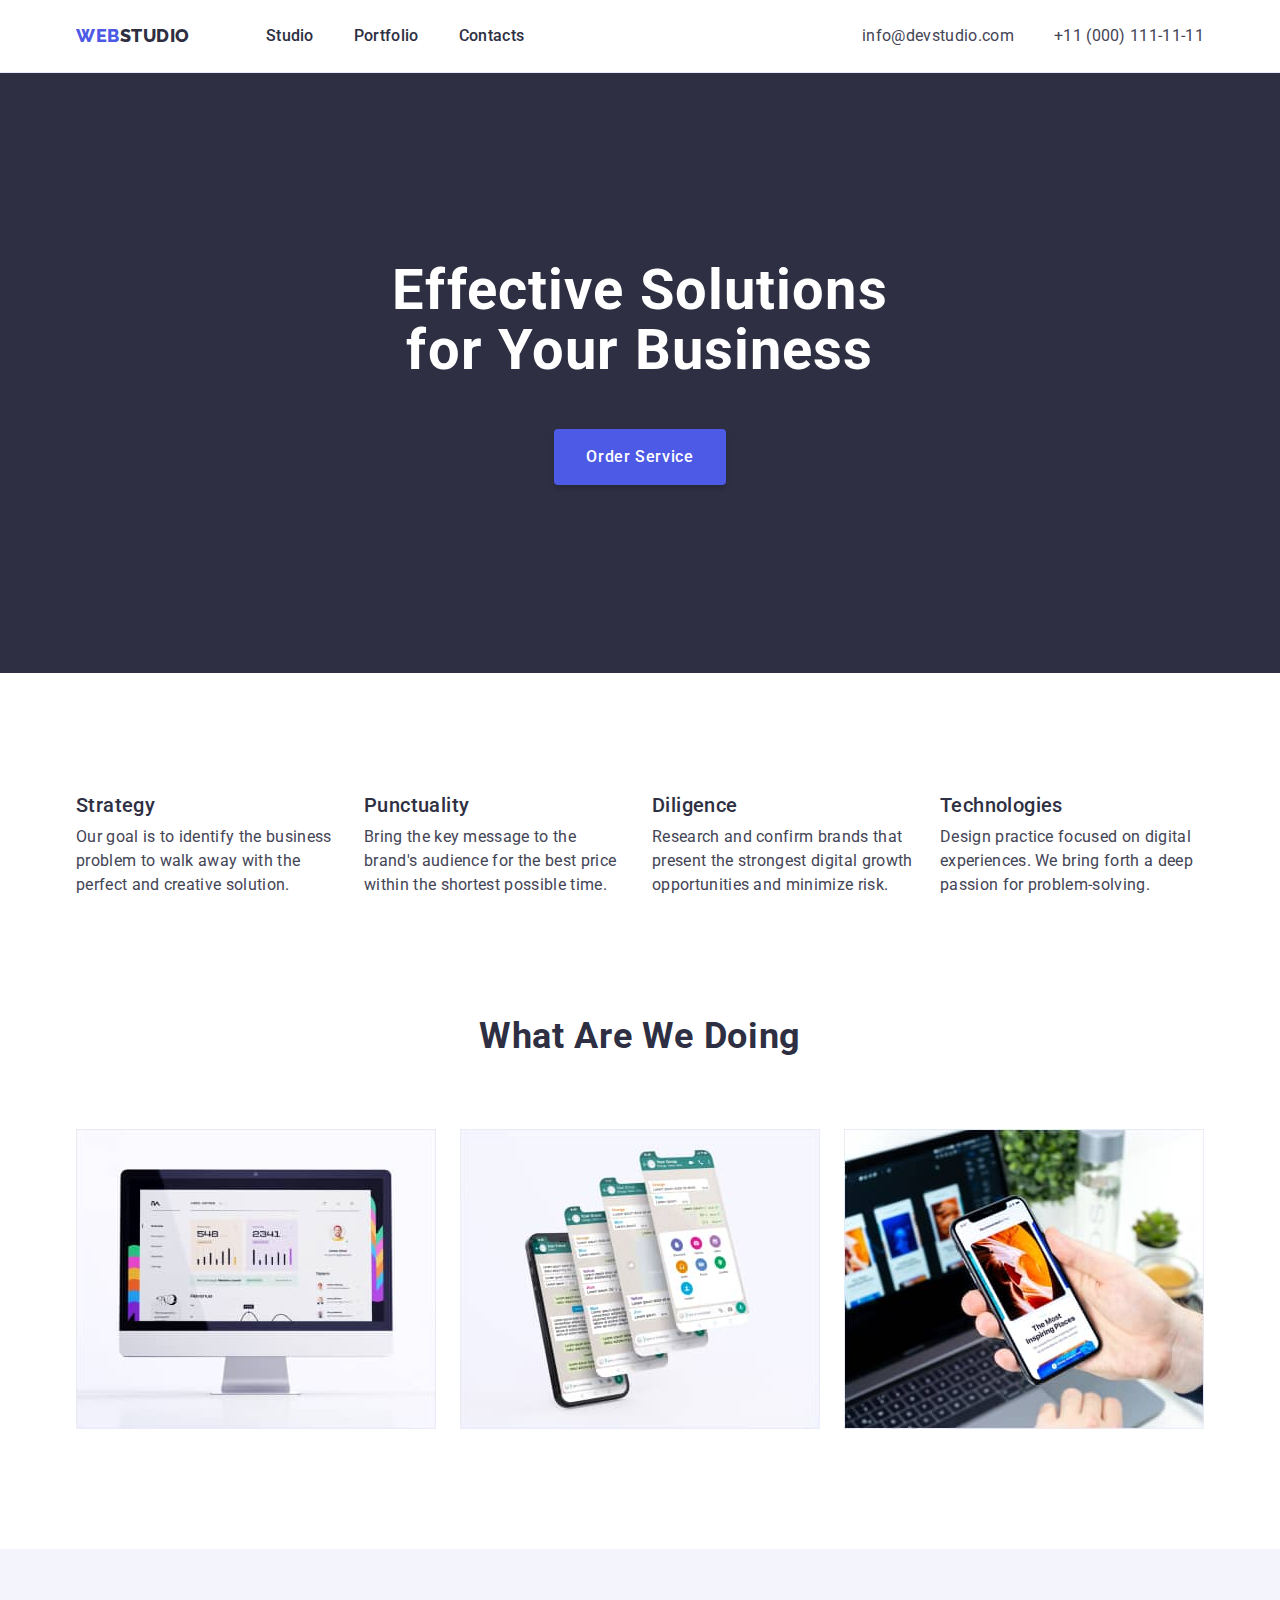
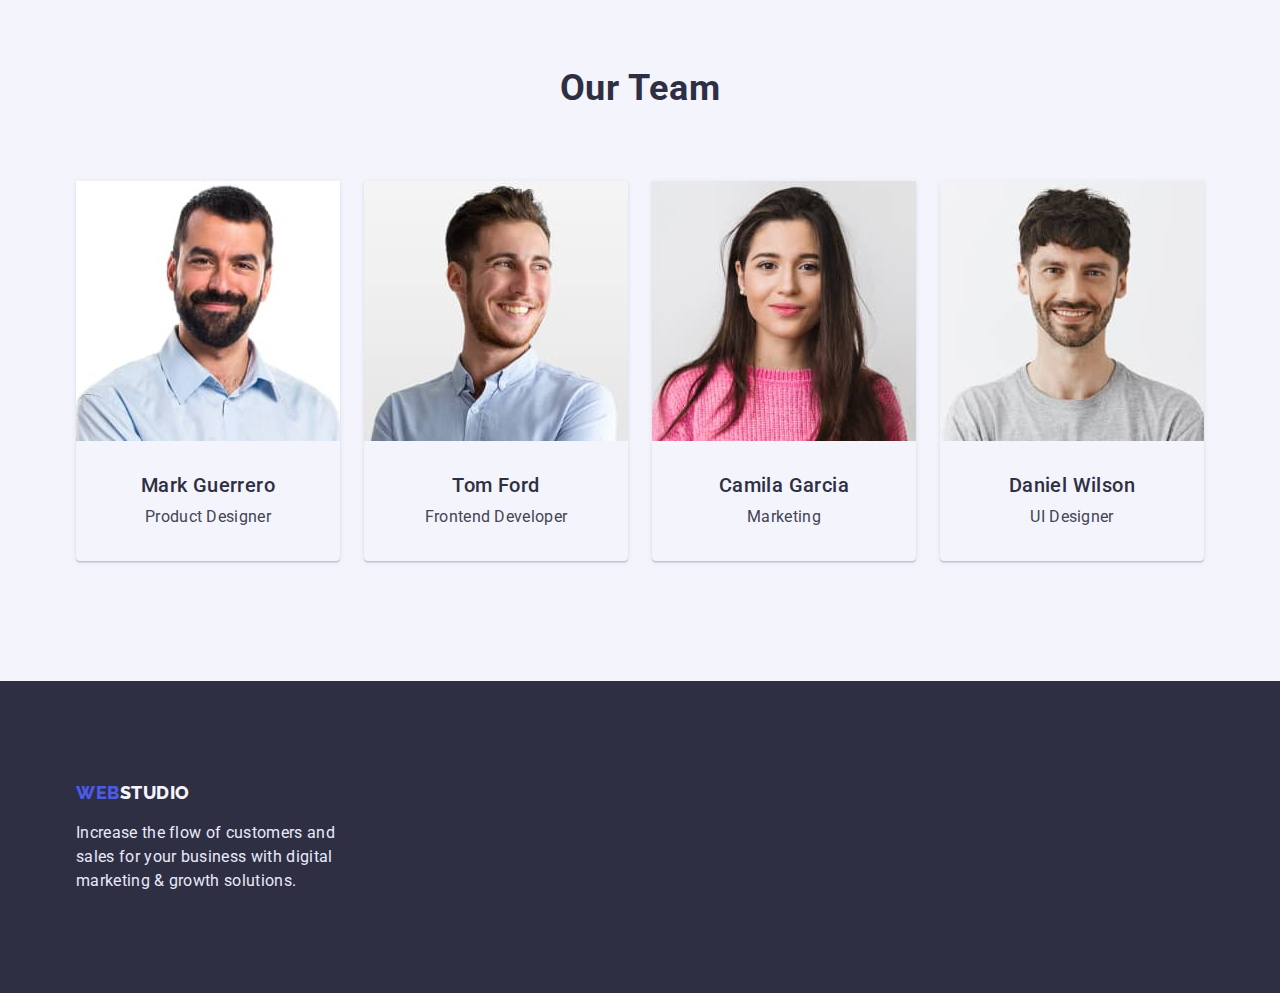
<file: index.html>
<!DOCTYPE html>
<html lang="en">
  <head>
    <meta charset="UTF-8" />
    <meta http-equiv="X-UA-Compatible" content="IE=edge" />
    <meta name="viewport" content="width=device-width, initial-scale=1.0" />
    <title>WebStudio</title>
    <link
      rel="stylesheet"
      href="https://cdnjs.cloudflare.com/ajax/libs/modern-normalize/1.0.0/modern-normalize.min.css"
    />
    <link
      href="https://fonts.googleapis.com/css2?family=Raleway:wght@800&family=Roboto:wght@400;500;700;900&display=swap"
      rel="stylesheet"
    />
    <link rel="stylesheet" href="./css/styles.css" />
  </head>
  <body>
    <header class="page-header">
      <div class="container">
          <nav class="page-nav">
            <a class="logo" href="./index.html"
              ><span class="logo-accent">Web</span>Studio</a
            >
            <ul class="nav-list">
              <li class="nav-item">
                <a class="nav-link" href="./index.html">Studio</a>
              </li>
              <li class="nav-item">
                <a class="nav-link" href="./portfolio.html">Portfolio</a>
              </li>
              <li class="nav-item"><a class="nav-link" href="">Contacts</a></li>
            </ul>
          </nav>
          <address class="page-address">
            <ul class="contacts-list">
              <li class="contacts-item">
                <a class="contacts-link" href="mailto:info@devstudio.com"
                  >info@devstudio.com</a
                >
              </li>
              <li class="contacts-item">
                <a class="contacts-link" href="tel:+110001111111"
                  >+11 (000) 111-11-11</a
                >
              </li>
            </ul>
          </address>
        </di >
    </header>
    <main class="page-main">
      <section class="hero section">
        <div class="container">
          <h1 class="hero-title">Effective Solutions for Your Business</h1>
          <button class="hero-btn" type="button">Order Service</button>
        </div>
      </section>
      <section class="features section">
        <div class="container">
          <h2 class="hidden">Features</h2>
          <ul class="features-list">
            <li class="features-item">
              <h3 class="features-item-title">Strategy</h3>
              <p class="features-item-text">
                Our goal is to identify the business problem to walk away with the
                perfect and creative solution.
              </p>
            </li>
            <li class="features-item">
              <h3 class="features-item-title">Punctuality</h3>
              <p class="features-item-text">
                Bring the key message to the brand's audience for the best price
                within the shortest possible time.
              </p>
            </li>
            <li class="features-item">
              <h3 class="features-item-title">Diligence</h3>
              <p class="features-item-text">
                Research and confirm brands that present the strongest digital
                growth opportunities and minimize risk.
              </p>
            </li>
            <li class="features-item">
              <h3 class="features-item-title">Technologies</h3>
              <p class="features-item-text">
                Design practice focused on digital experiences. We bring forth a
                deep passion for problem-solving.
              </p>
            </li>
          </ul>
        </di >
      </section>
      <section class="about section">
        <div class="container">
          <h2 class="about-title">What are we doing</h2>
          <ul class="about-list">
            <li class="about-item">
              <img
                src="./images/about1.jpg"
                alt="desktop"
                width="360"
                class="about-item-img"
              />
            </li>
            <li class="about-item">
              <img
                src="./images/about2.jpg"
                alt="mobile app"
                width="360"
                class="about-item-img"
              />
            </li>
            <li class="about-item">
              <img
                src="./images/about3.jpg"
                alt="phone"
                width="360"
                class="about-item-img"
              />
            </li>
          </ul>
        </di >
      </section>
      <section class="team section">
        <div class="container">
          <h2 class="team-title">Our Team</h2>
          <ul class="team-cards">
            <li class="team-card">
              <img
                src="./images/team1.jpg"
                alt="Mark Guerrero on the portrait"
                width="264"
                class="team-card-img"
              />
              <div class="team-card-content">
                <h3 class="team-card-title">Mark Guerrero</h3>
                <p class="team-card-text">Product Designer</p>
              </di >
            </li>
            <li class="team-card">
              <img
                src="./images/team2.jpg"
                alt="Tom Ford on the portrait"
                width="264"
                class="team-card-img"
              />
              <div class="team-card-content">
                <h3 class="team-card-title">Tom Ford</h3>
                <p class="team-card-text">Frontend Developer</p>
              </di >
            </li>
            <li class="team-card">
              <img
                src="./images/team3.jpg"
                alt="Camila Garcia on the portrait"
                width="264"
                class="team-card-img"
              />
              <div class="team-card-content">
                <h3 class="team-card-title">Camila Garcia</h3>
                <p class="team-card-text">Marketing</p>
              </di >
            </li>
            <li class="team-card">
              <img
                src="./images/team4.jpg"
                alt="Daniel Wilson on the portrait"
                width="264"
                class="team-card-img"
              />
              <div class="team-card-content">
                <h3 class="team-card-title">Daniel Wilson</h3>
                <p class="team-card-text">UI Designer</p>
              </di >
            </li>
          </ul>
        </di >
      </section>
    </main>
    <footer class="page-footer">
      <div class="container">
        <a class="logo" href="./index.html"
          ><span class="logo-accent">Web</span>Studio</a
        >
        <p class="footer-text">
          Increase the flow of customers and sales for your business with digital
          marketing & growth solutions.
        </p>
      </di >
    </footer>
  </body>
</html>
</file>
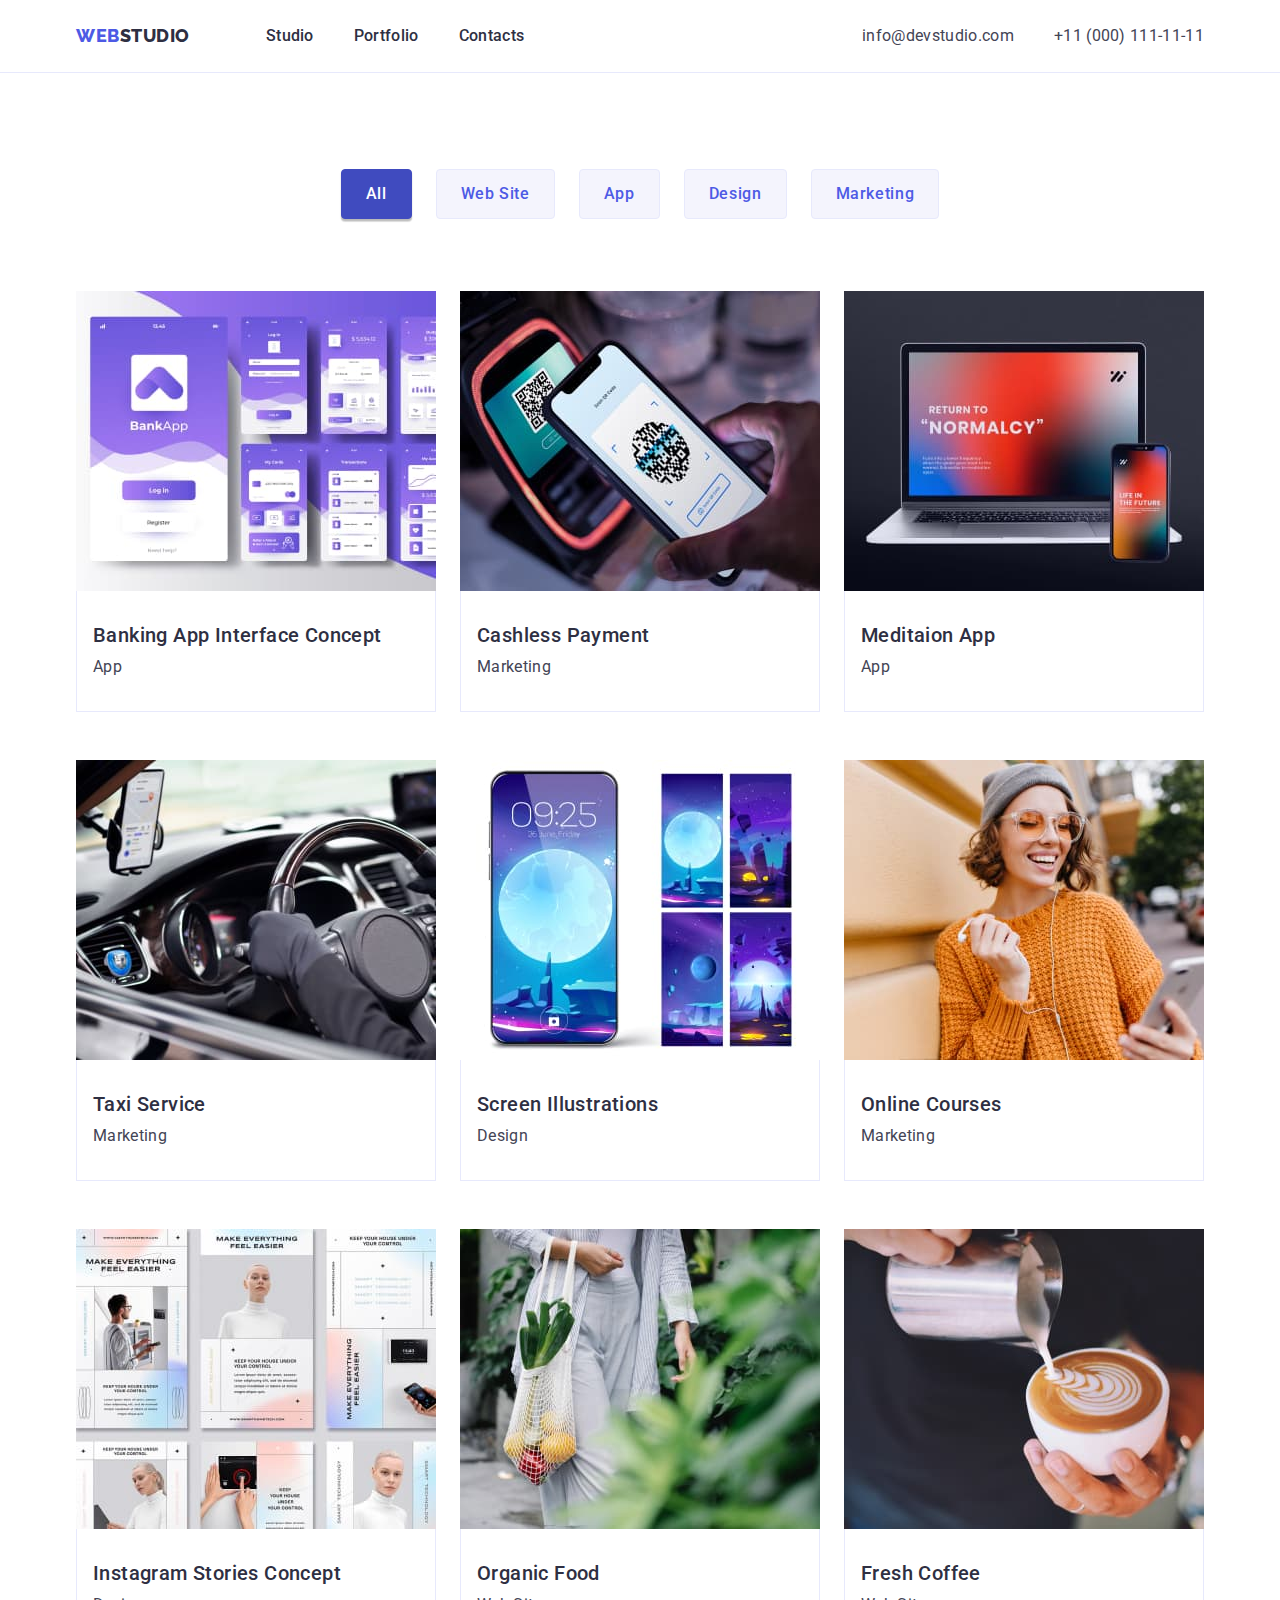
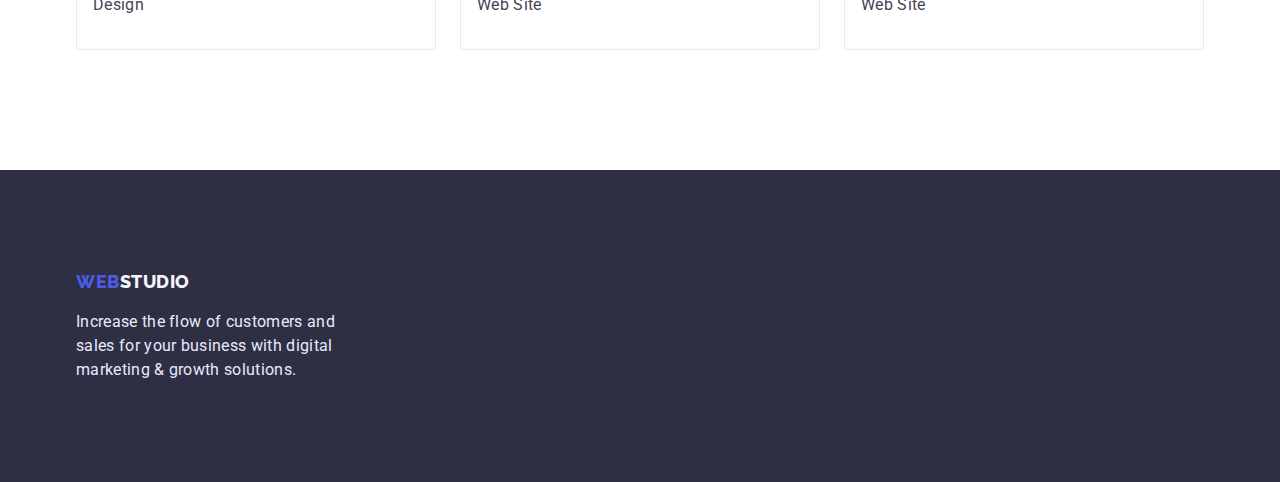
<file: portfolio.html>
<!DOCTYPE html>
<html lang="en">
  <head>
    <meta charset="UTF-8" />
    <meta http-equiv="X-UA-Compatible" content="IE=edge" />
    <meta name="viewport" content="width=device-width, initial-scale=1.0" />
    <title>Portfolio</title>
    <link
      rel="stylesheet"
      href="https://cdnjs.cloudflare.com/ajax/libs/modern-normalize/1.0.0/modern-normalize.min.css"
    />
    <link
      href="https://fonts.googleapis.com/css2?family=Raleway:wght@800&family=Roboto:wght@400;500;700;900&display=swap"
      rel="stylesheet"
    />
    <link rel="stylesheet" href="./css/styles.css" />
  </head>
  <body>
    <header class="page-header">
      <div class="container">
          <nav class="page-nav">
            <a class="logo" href="./index.html"
              ><span class="logo-accent">Web</span>Studio</a
            >
            <ul class="nav-list">
              <li class="nav-item">
                <a class="nav-link" href="./index.html">Studio</a>
              </li>
              <li class="nav-item">
                <a class="nav-link" href="./portfolio.html">Portfolio</a>
              </li>
              <li class="nav-item"><a class="nav-link" href="">Contacts</a></li>
            </ul>
          </nav>
          <address class="page-address">
            <ul class="contacts-list">
              <li class="contacts-item">
                <a class="contacts-link" href="mailto:info@devstudio.com"
                  >info@devstudio.com</a
                >
              </li>
              <li class="contacts-item">
                <a class="contacts-link" href="tel:+110001111111"
                  >+11 (000) 111-11-11</a
                >
              </li>
            </ul>
          </address>
        </di >
    </header>
    <main class="page-main">
      <section class="projects section">
        <div class="container">
          <h2 class="hidden">Projects</h2>
          <ul class="filter-list">
            <li class="filter-item">
              <button class="filter-btn active" type="button">All</button>
            </li>
            <li class="filter-item">
              <button class="filter-btn" type="button">Web Site</button>
            </li>
            <li class="filter-item">
              <button class="filter-btn" type="button">App</button>
            </li>
            <li class="filter-item">
              <button class="filter-btn" type="button">Design</button>
            </li>
            <li class="filter-item">
              <button class="filter-btn" type="button">Marketing</button>
            </li>
          </ul>
          <ul class="projects-cards">
            <li class="project-card">
              <img
                src="./images/project-card1.jpg"
                alt="banking app pages"
                width="360"
                class="project-card-img"
              />
              <div class="project-cards-content">
                <h3 class="project-card-title">Banking App Interface Concept</h3>
                <p class="project-card-text">App</p>
              </div>
            </li>
            <li class="project-card">
              <img
                src="./images/project-card2.jpg"
                alt="phone paypass"
                width="360"
                class="project-card-img"
              />
              <div class="project-cards-content">
                <h3 class="project-card-title">Cashless Payment</h3>
                <p class="project-card-text">Marketing</p>
              </div>
            </li>
            <li class="project-card">
              <img
                src="./images/project-card3.jpg"
                alt="laptop and phone with open app"
                width="360"
                class="project-card-img"
              />
              <div class="project-cards-content">
                <h3 class="project-card-title">Meditaion App</h3>
                <p class="project-card-text">App</p>
              </div>
            </li>
            <li class="project-card">
              <img
                src="./images/project-card4.jpg"
                alt="driver look at phone"
                width="360"
                class="project-card-img"
              />
              <div class="project-cards-content">
                <h3 class="project-card-title">Taxi Service</h3>
                <p class="project-card-text">Marketing</p>
              </div>
            </li>
            <li class="project-card">
              <img
                src="./images/project-card5.jpg"
                alt="design of screen phone"
                width="360"
                class="project-card-img"
              />
              <div class="project-cards-content">
                <h3 class="project-card-title">Screen Illustrations</h3>
                <p class="project-card-text">Design</p>
              </div>
            </li>
            <li class="project-card">
              <img
                src="./images/project-card6.jpg"
                alt="woman with phone"
                width="360"
                class="project-card-img"
              />
              <div class="project-cards-content">
                <h3 class="project-card-title">Online Courses</h3>
                <p class="project-card-text">Marketing</p>
              </div>
            </li>
            <li class="project-card">
              <img
                src="./images/project-card7.jpg"
                alt="design of stories app"
                width="360"
                class="project-card-img"
              />
              <div class="project-cards-content">
                <h3 class="project-card-title">Instagram Stories Concept</h3>
                <p class="project-card-text">Design</p>
              </div>
            </li>
            <li class="project-card">
              <img
                src="./images/project-card8.jpg"
                alt="woman with bag of food"
                width="360"
                class="project-card-img"
              />
              <div class="project-cards-content">
                <h3 class="project-card-title">Organic Food</h3>
                <p class="project-card-text">Web Site</p>
              </div>
            </li>
            <li class="project-card">
              <img
                src="./images/project-card9.jpg"
                alt="cup of coffee"
                width="360"
                class="project-card-img"
              />
              <div class="project-cards-content">
                <h3 class="project-card-title">Fresh Coffee</h3>
                <p class="project-card-text">Web Site</p>
              </div>
            </li>
          </ul>
        </div>
      </section>
    </main>
    <footer class="page-footer">
      <div class="container">
        <a class="logo" href="./index.html"
          ><span class="logo-accent">Web</span>Studio</a
        >
        <p class="footer-text">
          Increase the flow of customers and sales for your business with digital
          marketing & growth solutions.
        </p>
      </di >
    </footer>
  </body>
</html>
</file>
<file: css/styles.css>
:root {
  --iris-color: #4d5ae5;
  --ocean-color: #404bbf;
  --navy-blue-color: #2e2f42;
  --green-color: #31d0aa;
  --slate-color: #434455;
  --light-slate-color: #8e8f99;
  --cornflower-color: #e7e9fc;
  --cloud-color: #f4f4fd;
  --white-color: #fff;
}

/* ============= Generals ============= */
body {
  font-family: 'Roboto', sans-serif;
  color: var(--navy-blue-color);
}
.hidden {
  display: none;
}
h1,
h2,
h3,
h4,
h5,
h6,
ul,
p {
  margin: 0;
  padding: 0;
}
img {
  display: block;
  max-width: 100%;
}
.container {
  width: 1158px;
  padding: 0 15px;
  margin: 0 auto;
}
.section {
  padding: 120px 0;
}

/* ============= Header ============= */
.page-header {
  border-bottom: 1px solid var(--cornflower-color);
  padding: 24px 0;
}
.page-header > .container {
  display: flex;
}

/* ===== Navigation ===== */
.page-nav {
  display: flex;
  column-gap: 76px;
}
/* ===== Logo ===== */
.logo {
  font-family: 'Raleway', sans-serif;
  font-weight: 800;
  color: currentColor;
  font-size: 18px;
  line-height: 1.33;
  letter-spacing: 0.03em;
  text-decoration: none;
  text-transform: uppercase;
}
.logo-accent {
  color: var(--iris-color);
}
.nav-list {
  display: flex;
  column-gap: 40px;
}
.nav-item {
  list-style: none;
}
.nav-link {
  color: currentColor;
  text-decoration: none;
  font-weight: 500;
  line-height: 1.5;
  letter-spacing: 0.02em;
}
.nav-link:hover,
.nav-link:focus {
  color: var(--ocean-color);
}

/* ===== Contacts ===== */
.page-address {
  margin-left: auto;
}
.contacts-list {
  display: flex;
  column-gap: 40px;
  list-style: none;
  font-style: normal;
}
.contacts-link {
  color: var(--slate-color);
  text-decoration: none;
  line-height: 1.5;
  letter-spacing: 0.02em;
}
.contacts-link:hover,
.contacts-link:focus {
  color: var(--ocean-color);
}

/* ============= index.html ============= */
/* ============= Main ============= */

/* ===== Hero ===== */
.hero {
  background-color: var(--navy-blue-color);
  padding: 188px 0;
}
.hero-title {
  color: var(--white-color);
  font-size: 56px;
  line-height: 1.07;
  letter-spacing: 0.02em;
  max-width: 496px;
  text-align: center;
  margin: 0 auto;
  margin-bottom: 48px;
}
.hero-btn {
  color: var(--white-color);
  font-family: inherit;
  font-weight: 500;
  line-height: 1.5;
  letter-spacing: 0.04em;
  background-color: var(--iris-color);
  border: none;
  padding: 16px 32px;
  box-shadow: 0px 4px 4px rgba(0, 0, 0, 0.15);
  border-radius: 4px;
  display: block;
  margin: 0 auto;
  cursor: pointer;
}
.hero-btn:hover,
.hero-btn:focus {
  background-color: var(--ocean-color);
}

/* ===== Features ===== */
.features-list {
  display: flex;
  margin-left: calc(-1 * 24px);
  list-style: none;
}
.features-item {
  flex-basis: calc(100% / 4 - 24px);
  margin-left: 24px;
}
.features-item-title {
  font-weight: 500;
  font-size: 20px;
  line-height: 1.2;
  letter-spacing: 0.02em;
  margin-bottom: 8px;
}
.features-item-text {
  line-height: 1.5;
  letter-spacing: 0.02em;
  color: var(--slate-color);
}

/* ===== About ===== */
.about {
  padding-top: 0;
}
.about-title {
  font-size: 36px;
  line-height: 1.11;
  text-align: center;
  letter-spacing: 0.02em;
  text-transform: capitalize;
  margin-bottom: 72px;
}
.about-list {
  display: flex;
  column-gap: 24px;
  list-style: none;
}

/* ===== Team ===== */
.team {
  background-color: var(--cloud-color);
}
.team-title {
  font-size: 36px;
  line-height: 1.11;
  text-align: center;
  letter-spacing: 0.02em;
  text-transform: capitalize;
  margin-bottom: 72px;
}
.team-cards {
  display: flex;
  column-gap: 24px;
  list-style: none;
}
.team-card {
  box-shadow: 0px 1px 6px rgba(46, 47, 66, 0.08),
    0px 1px 1px rgba(46, 47, 66, 0.16), 0px 2px 1px rgba(46, 47, 66, 0.08);
  border-radius: 0px 0px 4px 4px;
}
.team-card-content {
  padding: 32px 0;
}
.team-card-title {
  font-weight: 500;
  font-size: 20px;
  line-height: 1.2;
  text-align: center;
  letter-spacing: 0.02em;
  margin-bottom: 8px;
}
.team-card-text {
  color: var(--slate-color);
  line-height: 1.5;
  text-align: center;
  letter-spacing: 0.02em;
}

/* ============= portfolio.html ============= */
/* ============= Main ============= */
.projects {
  padding-top: 96px;
}
/* ===== Filter ===== */
.filter-list {
  margin-bottom: 72px;
  display: flex;
  justify-content: center;
  align-items: center;
  column-gap: 24px;
  list-style: none;
}
.filter-btn {
  font-family: inherit;
  font-weight: 500;
  line-height: 1.5;
  letter-spacing: 0.04em;
  padding: 12px 24px;
  color: var(--iris-color);
  background-color: var(--cloud-color);
  border: 1px solid var(--cornflower-color);
  border-radius: 4px;
  cursor: pointer;
}
.filter-btn:hover,
.filter-btn:focus {
  border: 1px solid var(--ocean-color);
  color: var(--white-color);
  background-color: var(--ocean-color);
  box-shadow: 0px 3px 1px rgba(0, 0, 0, 0.1), 0px 2px 1px rgba(0, 0, 0, 0.08),
    0px 2px 2px rgba(0, 0, 0, 0.12);
}
.active {
  border: 1px solid var(--ocean-color);
  color: var(--white-color);
  background-color: var(--ocean-color);
  box-shadow: 0px 3px 1px rgba(0, 0, 0, 0.1), 0px 2px 1px rgba(0, 0, 0, 0.08),
    0px 2px 2px rgba(0, 0, 0, 0.12);
}

/* ===== Projects ===== */
.projects-cards {
  display: flex;
  flex-wrap: wrap;
  margin-left: calc(-1 * 24px);
  margin-top: calc(-1 * 48px);
}
.project-card {
  list-style: none;
  flex-basis: calc(100% / 3 - 24px);
  margin-left: 24px;
  margin-top: 48px;
}
.project-cards-content {
  padding: 32px 0;
  padding-left: 16px;
  border: 1px solid var(--cornflower-color);
  border-top: none;
}
.project-card-title {
  font-weight: 500;
  font-size: 20px;
  line-height: 1.2;
  letter-spacing: 0.02em;
  margin-bottom: 8px;
}
.project-card-text {
  color: var(--slate-color);
  line-height: 1.5;
  letter-spacing: 0.02em;
}

/* ============= Footer ============= */
.page-footer {
  background-color: var(--navy-blue-color);
  padding: 100px 0;
}
.page-footer .logo {
  color: var(--cloud-color);
}
.footer-text {
  line-height: 1.5;
  letter-spacing: 0.02em;
  color: var(--cornflower-color);
  max-width: 264px;
  margin-top: 16px;
}
</file>
